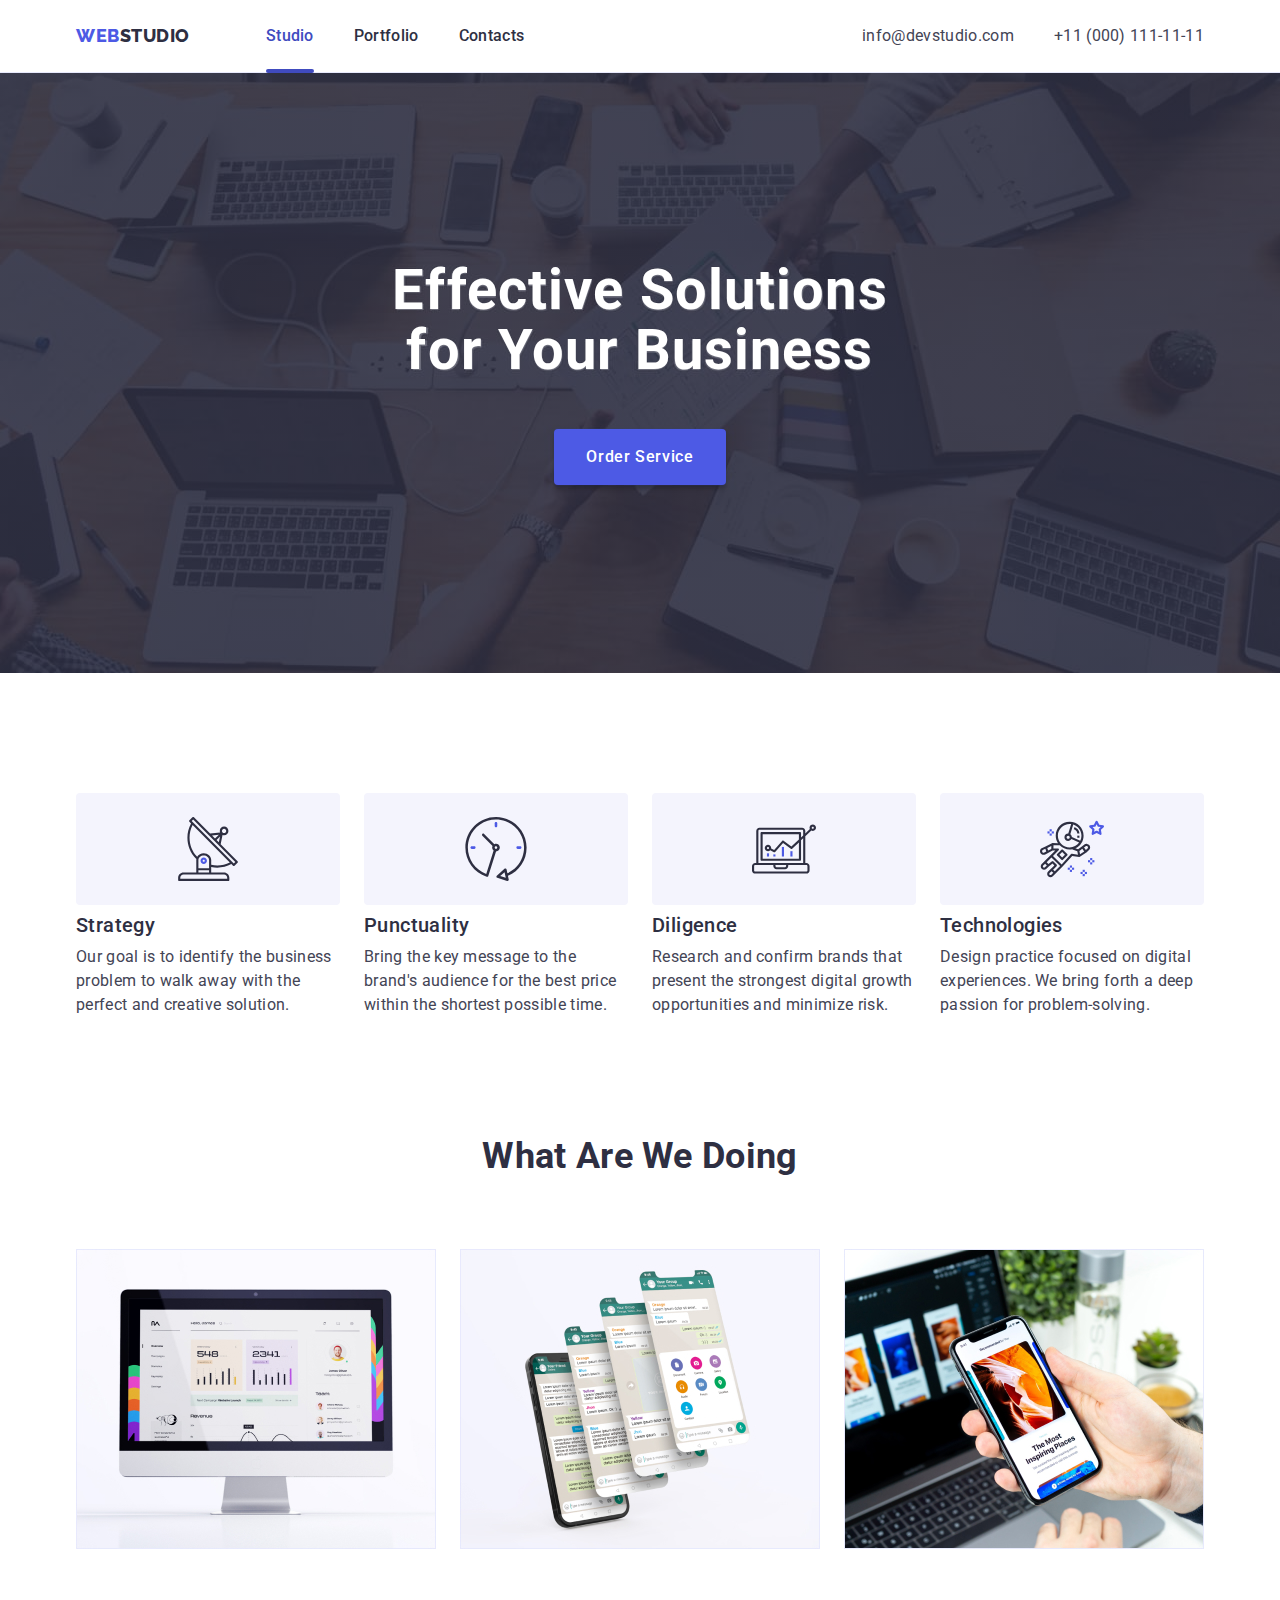
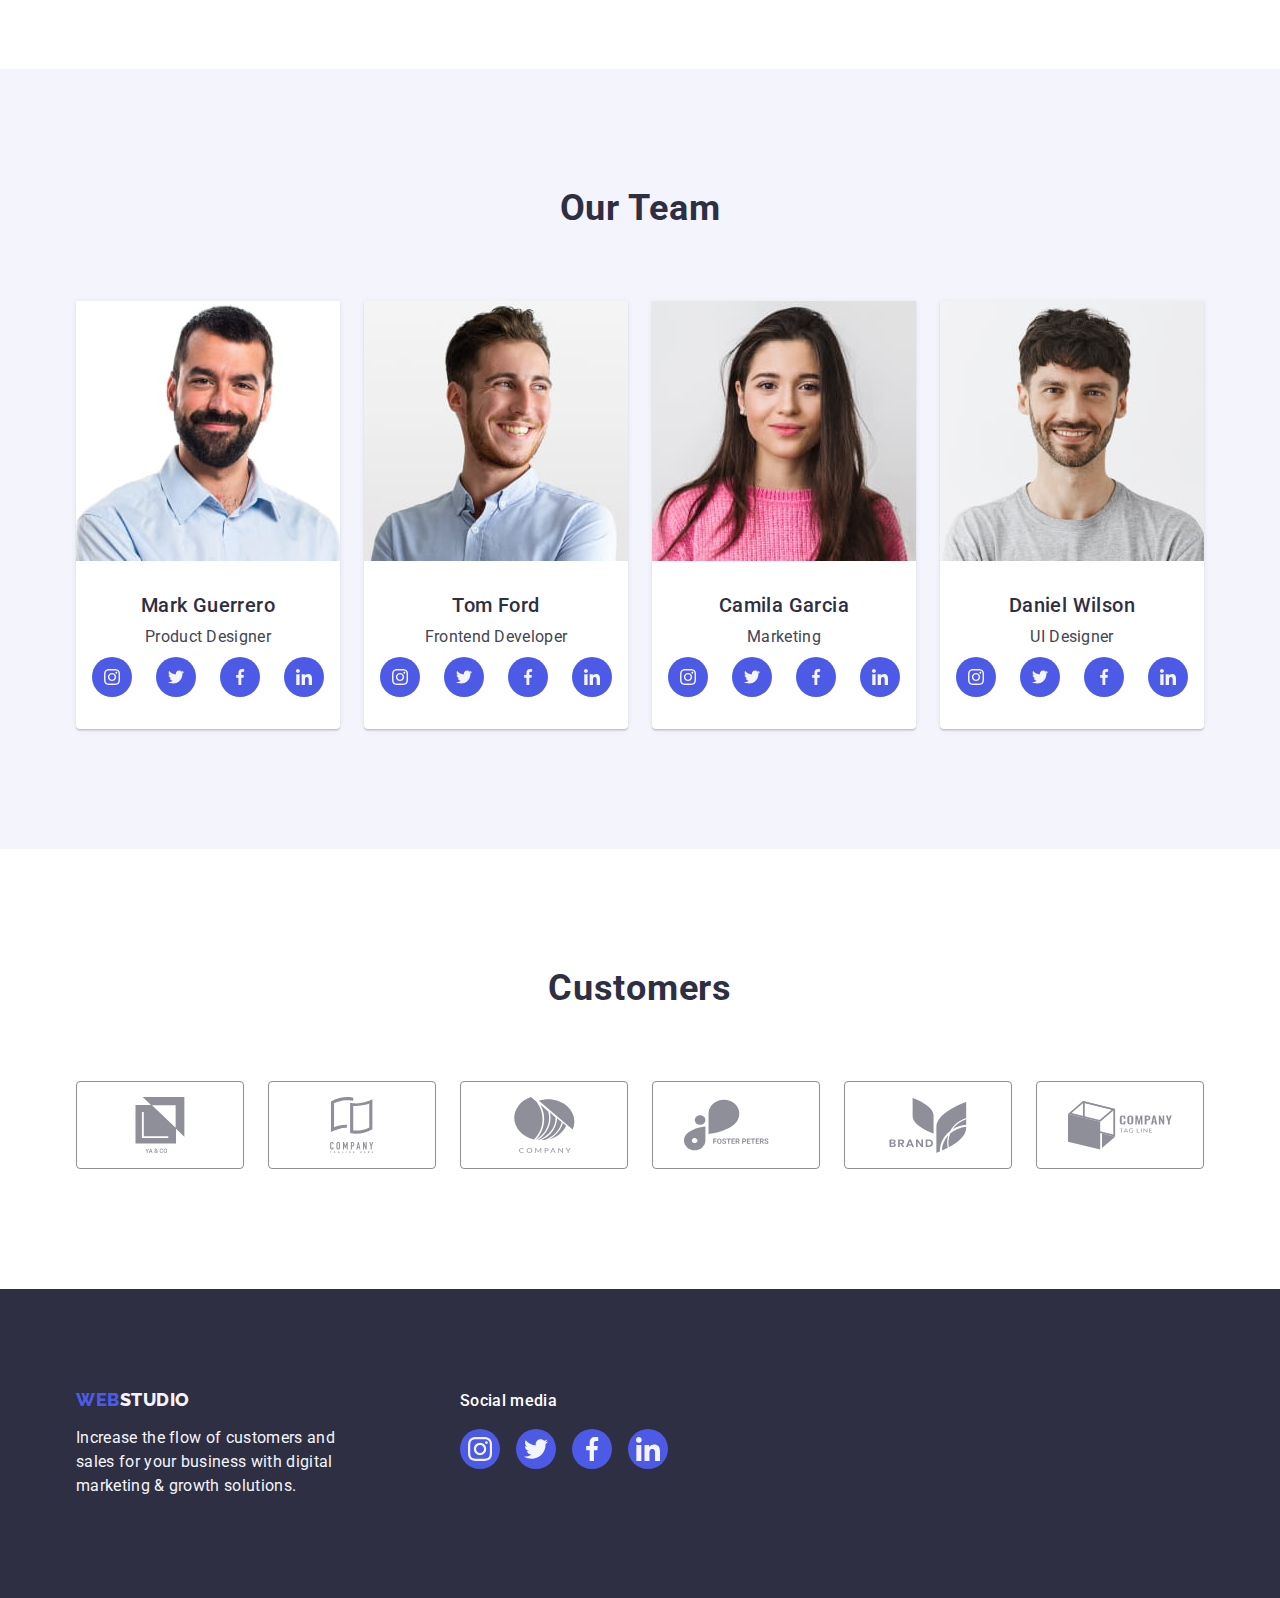
<file: index.html>
<!DOCTYPE html>

<html lang="en">
  <head>
    <meta charset="UTF-8" />
    <meta name="viewport" content="width=device-width, initial-scale=1.0" />
    <link rel="preconnect" href="https://fonts.googleapis.com" />
    <link rel="preconnect" href="https://fonts.gstatic.com" crossorigin />
    <link
      href="https://fonts.googleapis.com/css2?family=Raleway:wght@800&family=Roboto:wght@400;500;700;900&display=swap"
      rel="stylesheet"
    />
    <link 
    rel="stylesheet" 
    href="https://cdn.jsdelivr.net/npm/modern-normalize@2.0.0/modern-normalize.min.css" />
    <link rel="stylesheet" href="./css/styles.css" />
    <title>WebStudio</title>
  </head>
  <body>
    <!-- HEADER -->
    <header class="header">
      <div class="header-container container">
      <nav class="header-nav">
        <a class="header-nav__logo-blue link" href="./index.html"
        >Web<span class="header-nav__logo-black">Studio</span></a>
      <ul class="header-nav__list list">
        <li class="header-nav__item">
          <a class="header-nav__link link current"  href="./index.html">Studio</a>
        </li>
        <li class="header-nav__item">
          <a class="header-nav__link link" href="./portfolio.html">
            Portfolio</a> 
        </li>
        <li class="header-nav__item">
          <a class="header-nav__link link" href="">Contacts</a>
        </li>
      </ul>
    </nav>
    <address class="header-contacts">
      <ul class="header-contacts__list list">
        <li class="header-contacts__item">
           <a 
           class="header-contacts__link link"
            href="mailto:info@devstudio.com">
            info@devstudio.com</a>
          </li>
          <li class="header-contacts__item">
            <a class="header-contacts__link link" href="tel:+110001111111">
              +11 (000) 111-11-11</a>
          </li>
        </ul>
      </address>
    </div>
    </header>
    <main>
      <!-- HERO -->
      <section class="hero hero__bg-image">
        <div class="container">
        <h1 class="hero__title">Effective Solutions for Your Business</h1>
        <button class="hero__button" type="button" data-modal-open>
          Order Service
        </button>
      </div>
      </section>
      <!-- BENEFITS -->
      <section class="company">
        <div class="container">
        <h2 class="visually-hidden">Hidden</h2>
        <ul class="company__list list">
          <li class="company__item">
            <div class="company__wrapper">
              <svg
                class="company__icon"
                aria-label="antenna"
                width="64"
                height="64"
              >
              <use href="./images/icons.svg#icon-antenna"></use>
                </svg>
              </div>
              <h3 class="company__title">Strategy</h3>
            <p class="company__text">
              Our goal is to identify the business problem to walk away with the
              perfect and creative solution.
            </p>
          </li>
          <li class="company__item">
            <div class="company__wrapper">
              <svg
              class="company__icon"
              aria-label="clock"
              width="64"
              height="64"
            >
            <use href="./images/icons.svg#icon-clock"></use>
          </svg>
            </div>
            <h3 class="company__title">Punctuality</h3>
            <p class="company__text">
              Bring the key message to the brand's audience for the best price
              within the shortest possible time.
            </p>
          </li>
          <li class="company__item">
            <div class="company__wrapper">
              <svg
                  class="company__icon"
                  aria-label="diagram"
                  width="64"
                  height="64"
                >
                  <use href="./images/icons.svg#icon-diagram"></use>
                </svg>
            </div>
            <h3 class="company__title">Diligence</h3>
            <p class="company__text">
              Research and confirm brands that present the strongest digital
              growth opportunities and minimize risk.
            </p>
          </li>
          <li class="company__item">
            <div class="company__wrapper">
              <svg
                class="company__icon"
                aria-label="astronaut"
                width="64"
                height="64"
              >
                <use href="./images/icons.svg#icon-astronaut" ></use>
              </svg>
            </div>
            <h3 class="company__title">Technologies</h3>
            <p class="company__text">
              Design practice focused on digital experiences. We bring forth a
              deep passion for problem-solving.
            </p>
          </li>
        </ul>
      </div>
      </section>
      <!-- OUR PRODUCTS -->
      <section class="works">
        <div class="container">
        <h2 class="works__title">What are we doing</h2>
        <ul class="works__list list">
          <li class="works__item">
            <img
              class="works__image"
              src="./images/img1.jpg"
              alt="technologies"
              width="360"
              height="300"
            />
          </li>
          <li class="works__item">
            <img
              class="works__image"
              src="./images/img2.jpg"
              alt="strategy"
              width="360"
              height="300"
            />
          </li>
          <li class="works__item">
            <img
              class="works__image"
              src="./images/img3.jpg"
              alt="creative solution"
              width="360"
              height="300"
            />
          </li>
        </ul>
      </div>
      </section>
      <!-- Team members -->
      <section class="our-team">
        <div class="container">
        <h2 class="team__title">Our Team</h2>
        <ul class="team__list list">
          <li class="team__item">
            <img
              class="team__image"
              src="./images/our-team/mark-guerrero.jpg"
              alt="Mark Guerrero"
              width="264"
              height="260"
            />
            <div class="team__wrapper">
            <h3 class="team__specialist">Mark Guerrero</h3>
            <p class="team__job-title">Product Designer</p>
            <ul class="team__list-icons list">
              <li class="team__item-icon">
                <a href="" class="team__link-icon">
                  <svg
                    class="team__icon"
                    aria-label="icon-instagram"
                    width="16"
                    height="16"
                  >
                    <use href="./images/icons.svg#icon-instagram"></use>
                  </svg> 
                </a>
              </li>
              <li class="team__item-icon">
                <a href="" class="team__link-icon">
                  <svg
                    class="team__icon"
                    aria-label="icon-twitter"
                    width="16"
                    height="16"
                  >
                    <use href="./images/icons.svg#icon-twitter"></use>
                  </svg>
                </a>
              </li>
              <li class="team__item-icon">
                <a href="" class="team__link-icon">
                  <svg
                    class="team__icon"
                    aria-label="icon-facebook"
                    width="16"
                    height="16"
                  >
                    <use href="./images/icons.svg#icon-facebook"></use>
                  </svg>
                </a>
              </li>
              <li class="team__item-icon">
                <a href="" class="team__link-icon">
                  <svg
                    class="team__icon"
                    aria-label="icon-linkedin"
                    width="16"
                    height="16"
                  >
                    <use href="./images/icons.svg#icon-linkedin"></use>
                  </svg>
                </a>
              </li>
            </ul>
          </div>
          </li>
          <li class="team__item">
            <img
              class="team__image"
              src="./images/our-team/tom-ford.jpg"
              alt="Tom Ford"
              width="264"
              height="260"
            />
            <div class="team__wrapper">
            <h3 class="team__specialist">Tom Ford</h3>
            <p class="team__job-title">Frontend Developer</p>
            <ul class="team__list-icons list">
              <li class="team__item-icon">
                <a href="" class="team__link-icon">
                  <svg
                    class="team__icon"
                    aria-label="icon-instagram"
                    width="16"
                    height="16"
                  >
                    <use href="./images/icons.svg#icon-instagram"></use>
                  </svg>
                </a>
              </li>
              <li class="team__item-icon">
                <a href="" class="team__link-icon">
                  <svg
                    class="team__icon"
                    aria-label="icon-twitter"
                    width="16"
                    height="16"
                  >
                    <use href="./images/icons.svg#icon-twitter"></use>
                  </svg>
                </a>
              </li>
              <li class="team__item-icon">
                <a href="" class="team__link-icon">
                  <svg
                    class="team__icon"
                    aria-label="icon-facebook"
                    width="16"
                    height="16"
                  >
                    <use href="./images/icons.svg#icon-facebook"></use>
                  </svg>
                </a>
              </li>
              <li class="team__item-icon">
                <a href="" class="team__link-icon">
                  <svg
                    class="team__icon"
                    aria-label="icon-linkedin"
                    width="16"
                    height="16"
                  >
                    <use href="./images/icons.svg#icon-linkedin"></use>
                  </svg>
                </a>
              </li>
            </ul>
          </div>
          </li>
          <li class="team__item">
            <img
              class="team__image"
              src="./images/our-team/camila-garcia.jpg"
              alt="Camila Garcia"
              width="264"
              height="260"
            />
            <div class="team__wrapper">
            <h3 class="team__specialist">Camila Garcia</h3>
            <p class="team__job-title">Marketing</p>
            <ul class="team__list-icons list">
              <li class="team__item-icon">
                <a href="" class="team__link-icon">
                  <svg
                    class="team__icon"
                    aria-label="icon-instagram"
                    width="16"
                    height="16"
                  >
                    <use href="./images/icons.svg#icon-instagram"></use>
                  </svg>
                </a>
              </li>
              <li class="team__item-icon">
                <a href="" class="team__link-icon">
                  <svg
                    class="team__icon"
                    aria-label="icon-twitter"
                    width="16"
                    height="16"
                  >
                    <use href="./images/icons.svg#icon-twitter"></use>
                  </svg>
                </a>
              </li>
              <li class="team__item-icon">
                <a href="" class="team__link-icon">
                  <svg
                    class="team__icon"
                    aria-label="icon-facebook"
                    width="16"
                    height="16"
                  >
                    <use href="./images/icons.svg#icon-facebook"></use>
                  </svg>
                </a>
              </li>
              <li class="team__item-icon">
                <a href="" class="team__link-icon">
                  <svg
                    class="team__icon"
                    aria-label="icon-linkedin"
                    width="16"
                    height="16"
                  >
                    <use href="./images/icons.svg#icon-linkedin"></use>
                  </svg>
                </a>
              </li>
            </ul>
          </div>
          </li>
          <li class="team__item">
            <img
              class="team__image"
              src="./images/our-team/daniel-wilson.jpg"
              alt="Daniel Wilson"
              width="264"
              height="260"
            />
            <div class="team__wrapper">
            <h3 class="team__specialist">Daniel Wilson</h3>
            <p class="team__job-title">UI Designer</p>
            <ul class="team__list-icons list">
              <li class="team__item-icon">
                <a href="" class="team__link-icon">
                  <svg
                    class="team__icon"
                    aria-label="icon-instagram"
                    width="16"
                    height="16"
                  >
                    <use href="./images/icons.svg#icon-instagram"></use>
                  </svg>
                </a>
              </li>
              <li class="team__item-icon">
                <a href="" class="team__link-icon">
                  <svg
                    class="team__icon"
                    aria-label="icon-twitter"
                    width="16"
                    height="16"
                  >
                    <use href="./images/icons.svg#icon-twitter"></use>
                  </svg>
                </a>
              </li>
              <li class="team__item-icon">
                <a href="" class="team__link-icon">
                  <svg
                    class="team__icon"
                    aria-label="icon-facebook"
                    width="16"
                    height="16"
                  >
                    <use href="./images/icons.svg#icon-facebook"></use>
                  </svg>
                </a>
              </li>
              <li class="team__item-icon">
                <a href="" class="team__link-icon">
                  <svg
                    class="team__icon"
                    aria-label="icon-linkedin"
                    width="16"
                    height="16"
                  >
                    <use href="./images/icons.svg#icon-linkedin"></use>
                  </svg>
                </a>
              </li>
            </ul>
          </div>
          </li>
        </ul>
      </div>
      </section>
      <section class="customers">
        <div class="container">
          <h2 class="customers__title">Customers</h2>
          <ul class="customers__list list">
            <li class="customers__item">
              <a href="" class="customers__link"
                ><svg
                  class="customers__icon"
                  aria-label="customers-icons"
                  width="104"
                  height="56"
                >
                  <use href="./images/icons.svg#icon-customer1"></use></svg
              ></a>
            </li>
            <li class="customers__item">
              <a href="" class="customers__link"
                ><svg
                  class="customers__icon"
                  aria-label="customers-icons"
                  width="104"
                  height="56"
                >
                  <use href="./images/icons.svg#icon-customer2"></use></svg
              ></a>
            </li>
            <li class="customers__item">
              <a href="" class="customers__link"
                ><svg
                  class="customers__icon"
                  aria-label="customers-icons"
                  width="104"
                  height="56"
                >
                  <use href="./images/icons.svg#icon-customer3"></use></svg
              ></a>
            </li>
            <li class="customers__item">
              <a href="" class="customers__link"
                ><svg
                  class="customers__icon"
                  aria-label="customers-icons"
                  width="104"
                  height="56"
                >
                  <use href="./images/icons.svg#icon-customer4"></use></svg
              ></a>
            </li>
            <li class="customers__item">
              <a href="" class="customers__link"
                ><svg
                  class="customers__icon"
                  aria-label="customers-icons"
                  width="104"
                  height="56"
                >
                  <use href="./images/icons.svg#icon-customer5"></use>
                  </svg>
              </a>
            </li>
            <li class="customers__item">
              <a href="" class="customers__link"
                ><svg
                  class="customers__icon"
                  aria-label="customers-icons"
                  width="104"
                  height="56"
                >
                  <use href="./images/icons.svg#icon-customer6"></use>
                  </svg>
              </a>
            </li>
          </ul>
        </div>
      </section>
    </main>
    <!-- FOOTER -->
    <footer class="footer">
      <div class="footer-container container">
        <div class="footer__logo-wrapper">
      <a class="footer__logo-blue link" href="./index.html"
        >Web<span class="footer__logo-white">Studio</span></a
      >
      <p class="footer__text">
        Increase the flow of customers and sales for your business with digital
        marketing & growth solutions.
      </p>
    </div>
    <div class="footer__icon-wrapper">
      <p class="footer__icon-text">Social media</p>
      <ul class="footer__icon-list">
        <li class="footer__icon-item">
          <a href="" class="footer__icon-link">
            <svg
              class="footer__icon"
              aria-label="icon-instagram"
              width="24"
              height="24"
            >
              <use href="./images/icons.svg#icon-instagram"></use>
            </svg>
          </a>
        </li>
        <li class="footer__icon-item">
          <a href="" class="footer__icon-link">
            <svg
              class="footer__icon"
              aria-label="icon-twitter"
              width="24"
              height="24"
            >
              <use href="./images/icons.svg#icon-twitter"></use>
            </svg>
          </a>
        </li>
        <li class="footer__icon-item">
          <a href="" class="footer__icon-link">
            <svg
              class="footer__icon"
              aria-label="icon-facebook"
              width="24"
              height="24"
            >
              <use href="./images/icons.svg#icon-facebook"></use>
            </svg>
          </a>
        </li>
        <li class="footer__icon-item">
          <a href="" class="footer__icon-link">
            <svg
              class="footer__icon"
              aria-label="icon-linkedin"
              width="24"
              height="24"
            >
              <use href="./images/icons.svg#icon-linkedin"></use>
            </svg>
          </a>
        </li>
      </ul>
    </div>
    </div>
    </footer>
    <div class="backdrop is-hidden" data-modal>
      <div class="modal">
        <button class="modal__button-close" type="button" data-modal-close>
          <svg
            class="modal__icon-close"
            aria-label="icon-modal-close"
            width="8"
            height="8"
          >
            <use href="./images/icons.svg#icon-close"></use>
          </svg>
        </button>
      </div>
    </div>

    <script src="./js/modal.js"></script>
  </body>
</html>
</file>
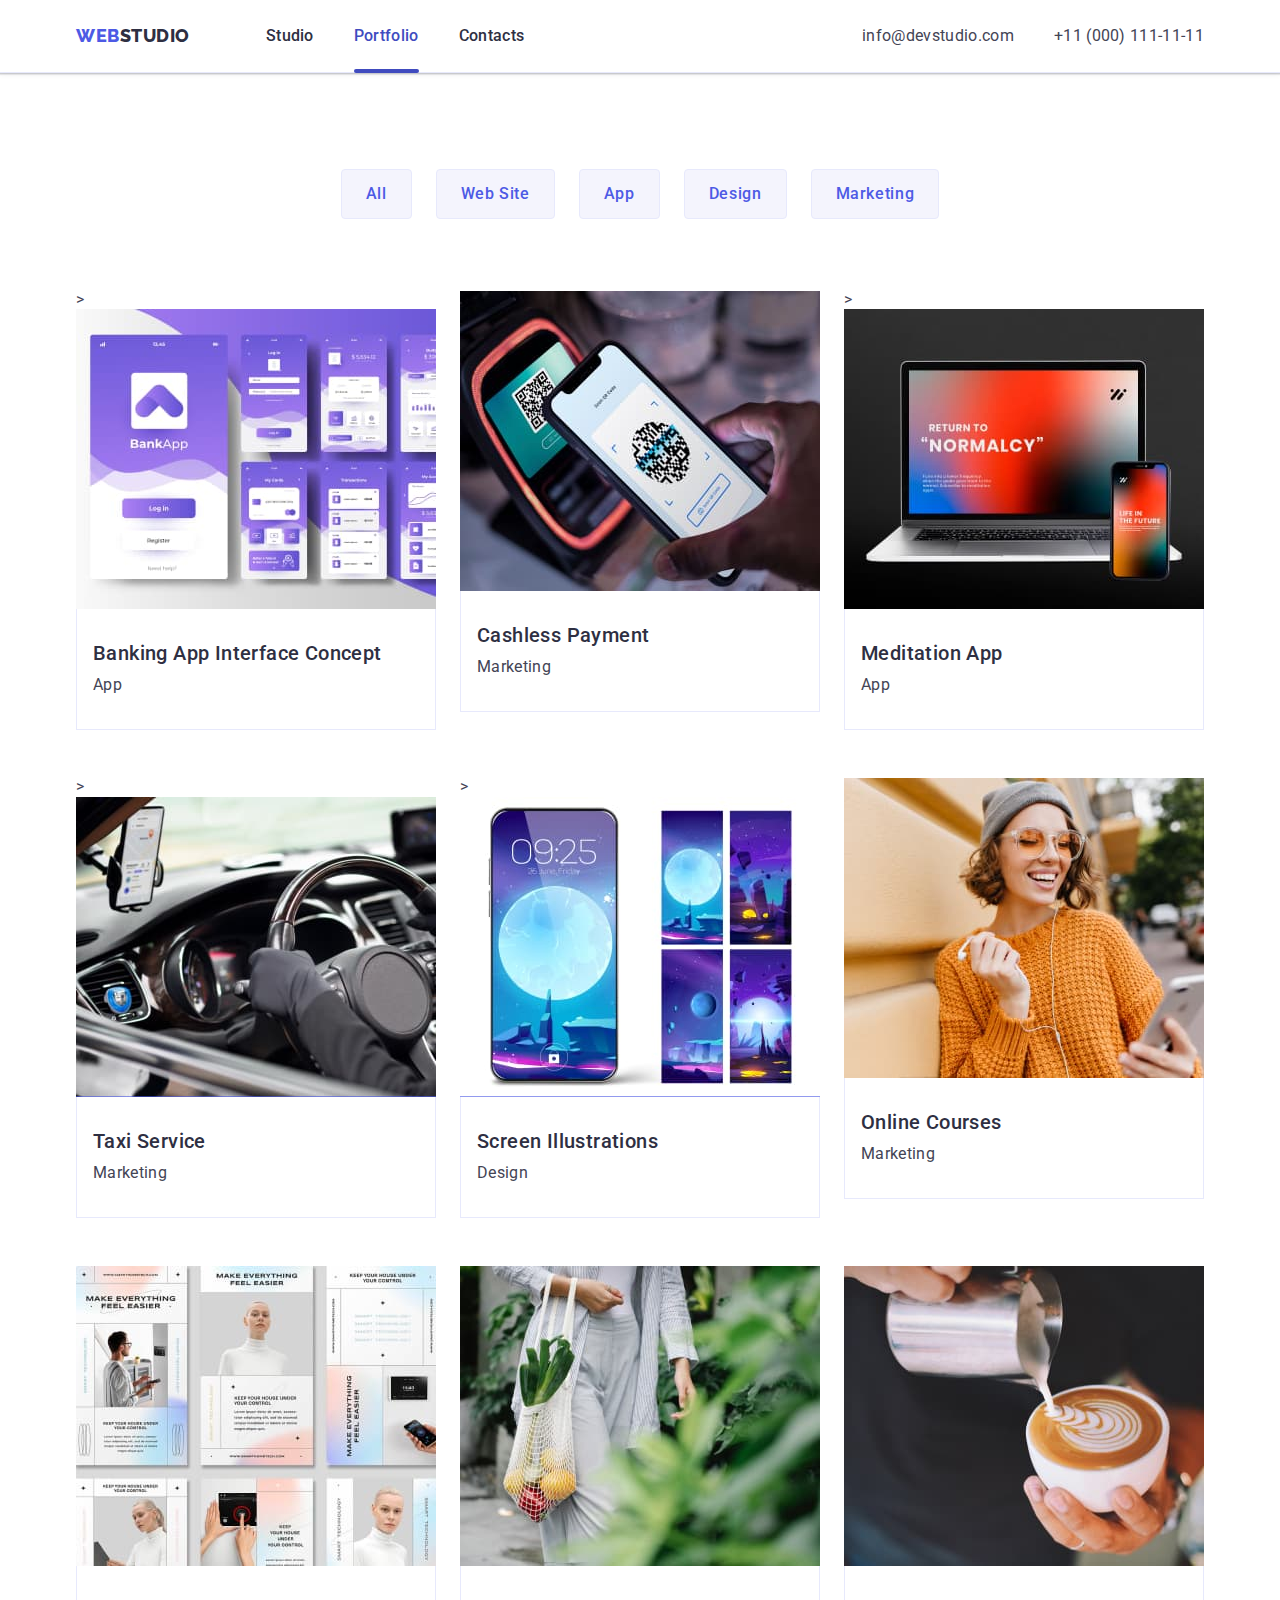
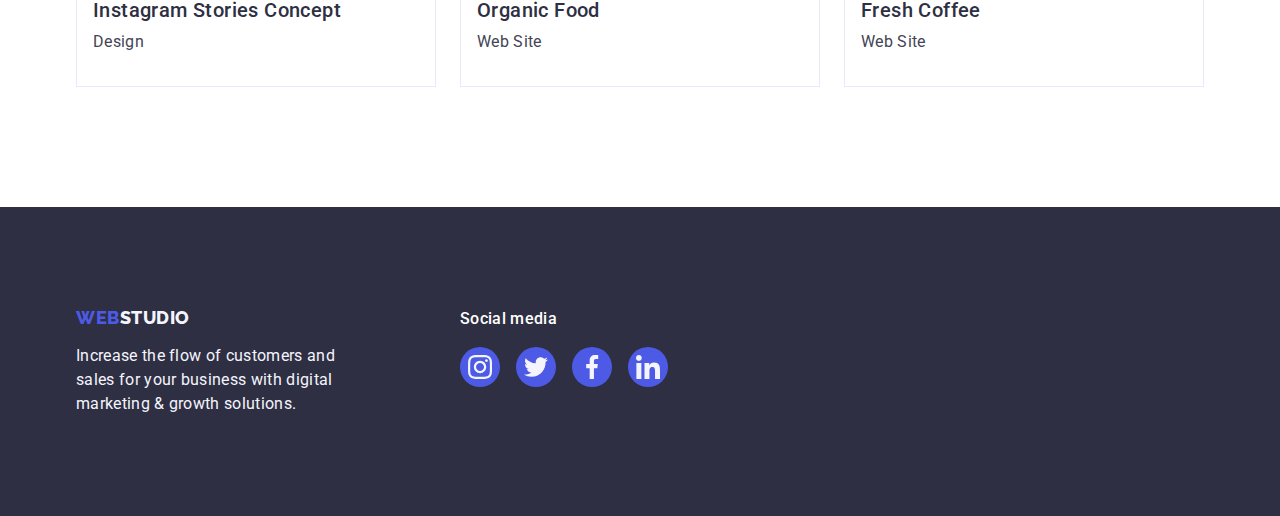
<file: portfolio.html>
<!DOCTYPE html>

<html lang="en">
<head>
    <meta charset="UTF-8">
    <meta name="viewport" content="width=device-width, initial-scale=1.0">
    <link rel="preconnect" href="https://fonts.googleapis.com">
<link rel="preconnect" href="https://fonts.gstatic.com" crossorigin>
<link href="https://fonts.googleapis.com/css2?family=Raleway:wght@800&family=Roboto:wght@400;500;700&display=swap" 
rel="stylesheet"
/>
    <link 
    rel="stylesheet" 
    href="https://cdn.jsdelivr.net/npm/modern-normalize@2.0.0/modern-normalize.min.css" />
    <link rel="stylesheet" href="./css/styles.css" />
    <title>Portfolio</title>
</head>
<body>
    <!-- HEADER -->
    <header class="header">
      <div class="header-container container">
        <nav class="header-nav">
            <a class="header-nav__logo-blue link" href="./index.html"
            >Web<span class="header-nav__logo-black">Studio</span></a>
            <ul class="header-nav__list list">
                <li class="header-nav__item">
                  <a class="header-nav__link link" href="./index.html">Studio</a>
                </li>
                <li class="header-nav__item">
                  <a class="header-nav__link link current" href="portfolio.html">Portfolio</a>
                </li>
                <li class="header-nav__item">
                  <a class="header-nav__link link" href="">Contacts</a>
            </li>
          </ul>
        </nav>
        <address class="header-contacts">
          <ul class="header-contacts__list list">
            <li class="header-contacts__item">
              <a
                class="header-contacts__link link"
                href="mailto:info@devstudio.com"
                >info@devstudio.com</a>
            </li>
            <li class="header-contacts__item">
              <a class="header-contacts__link link" href="tel:+110001111111"
                >+11 (000) 111-11-11</a>
            </li>
          </ul>
        </address>
      </div>
      </header>
  <main>
    <!-- HERO -->
    <section class="gallery">
      <div class="container">
        <h1 class="visually-hidden">Hidden</h1>
<ul class="gallery-filter__list list">
            <li class="gallery-filter__item">
                <button class="gallery-filter__button" type="button">All</button>
            </li>       
            <li class="gallery-filter__item">
                <button class="gallery-filter__button" type="button">
                    Web Site
                </button>  
          </li>
          <li class="gallery-filter__item">
            <button class="gallery-filter__button" type="button">App</button>
          </li>
          <li class="gallery-filter__item">
            <button class="gallery-filter__button" type="button">Design</button>
          </li>
          <li class="gallery-filter__item">
            <button class="gallery-filter__button" type="button">
              Marketing
            </button>
          </li>
        </ul>             
    <!-- Category Filters -->
    <ul class="gallery__list list">
        <li class="gallery__item">
          <a class="gallery__link link" tabindex="0">
            <div class="gallery__overley-wrapper">
            ><img
              class="gallery__image"
                src="./images/portfolio-all/banking-app-interface-concept.jpg" 
                alt="Banking App Interface Concept"
                width="360" 
                height="300" 
                />
                <p class="gallery__overley-text">
                  14 Stylish and User-Friendly App Design Concepts · Task
                  Manager App · Calorie Tracker App · Exotic Fruit Ecommerce
                  App · Cloud Storage App
                </p>
              </div>
                <div class="gallery__wrapper">
                <h2 class="gallery__title">Banking App Interface Concept</h2>
              <p class="gallery__text">App</p>
            </div>
            </a>
        </li>
        <li class="gallery__item">
          <a class="gallery__link link" tabindex="0">
            <div class="gallery__overley-wrapper">
            <img
              class="gallery__image"
                src="./images/portfolio-all/cashless-payment.jpg" 
                alt="Cashless Payment"
                width="360" 
                height="300" 
                />
                <p class="gallery__overley-text">
                  14 Stylish and User-Friendly App Design Concepts · Task
                  Manager App · Calorie Tracker App · Exotic Fruit Ecommerce
                  App · Cloud Storage App
                </p>
              </div>
                <div class="gallery__wrapper">
                <h2 class="gallery__title">Cashless Payment</h2>
              <p class="gallery__text">Marketing</p>
            </div>
            </a>
        </li>
        <li class="gallery__item">
          <a class="gallery__link link" tabindex="0">
            <div class="gallery__overley-wrapper">
            ><img
              class="gallery__image"
                src="./images/portfolio-all/meditation-app.jpg" 
                alt="Meditation App"
                width="360" 
                height="300" 
                />
                <p class="gallery__overley-text">
                  14 Stylish and User-Friendly App Design Concepts · Task
                  Manager App · Calorie Tracker App · Exotic Fruit Ecommerce
                  App · Cloud Storage App
                </p>
              </div>
                <div class="gallery__wrapper">
                <h2 class="gallery__title">Meditation App</h2>
              <p class="gallery__text">App</p>
            </div>
            </a>
        </li>
        <li class="gallery__item">
          <a class="gallery__link link" tabindex="0">
            <div class="gallery__overley-wrapper">
            ><img
              class="gallery__image"
                src="./images/portfolio-all/taxi-service.jpg" 
                alt="Taxi Service"
                width="360" 
                height="300" 
                />
                <p class="gallery__overley-text">
                  14 Stylish and User-Friendly App Design Concepts · Task
                  Manager App · Calorie Tracker App · Exotic Fruit Ecommerce
                  App · Cloud Storage App
                </p>
              </div>
                <div class="gallery__wrapper">
                <h2 class="gallery__title">Taxi Service</h2>
              <p class="gallery__text">Marketing</p>
            </div>
            </a>
        </li>
        <li class="gallery__item">
          <a class="gallery__link link" tabindex="0">
            <div class="gallery__overley-wrapper">
            ><img
              class="gallery__image"
                src="./images/portfolio-all/screen-illustrations.jpg" 
                alt="Screen Illustrations"
                width="360" 
                height="300" 
                />
                <p class="gallery__overley-text">
                  14 Stylish and User-Friendly App Design Concepts · Task
                  Manager App · Calorie Tracker App · Exotic Fruit Ecommerce
                  App · Cloud Storage App
                </p>
              </div>
                <div class="gallery__wrapper">
                <h2 class="gallery__title">Screen Illustrations</h2>
              <p class="gallery__text">Design</p>
            </div>
            </a>
        </li>
        <li class="gallery__item">
          <a class="gallery__link link" tabindex="0">
            <div class="gallery__overley-wrapper">
            <img
              class="gallery__image"
                src="./images/portfolio-all/online-courses.jpg" 
                alt="Online Courses"
                width="360" 
                height="300" 
                />
                <p class="gallery__overley-text">
                  14 Stylish and User-Friendly App Design Concepts · Task
                  Manager App · Calorie Tracker App · Exotic Fruit Ecommerce
                  App · Cloud Storage App
                </p>
              </div>
                <div class="gallery__wrapper">
                <h2 class="gallery__title">Online Courses</h2>
              <p class="gallery__text">Marketing</p>
            </div>
            </a>
        </li>
        <li class="gallery__item">
          <a class="gallery__link link" tabindex="0">
            <div class="gallery__overley-wrapper">
            <img
              class="gallery__image"
                src="./images/portfolio-all/instagram-stories-concept.jpg" 
                alt="Instagram Stories Concept"
                width="360" 
                height="300" 
                />
                <p class="gallery__overley-text">
                  14 Stylish and User-Friendly App Design Concepts · Task
                  Manager App · Calorie Tracker App · Exotic Fruit Ecommerce
                  App · Cloud Storage App
                </p>
              </div>
                <div class="gallery__wrapper">
                <h2 class="gallery__title">Instagram Stories Concept</h2>
              <p class="gallery__text">Design</p>
            </div>
            </a>
        </li>
        <li class="gallery__item">
          <a class="gallery__link link" tabindex="0">
            <div class="gallery__overley-wrapper">
            <img
              class="gallery__image"
                src="./images/portfolio-all/organic-food.jpg" 
                alt="Organic Food"
                width="360" 
                height="300" 
                />
                <p class="gallery__overley-text">
                  14 Stylish and User-Friendly App Design Concepts · Task
                  Manager App · Calorie Tracker App · Exotic Fruit Ecommerce
                  App · Cloud Storage App
                </p>
              </div>
                <div class="gallery__wrapper">
                <h2 class="gallery__title">Organic Food</h2>
              <p class="gallery__text">Web Site</p>
            </div>
            </a>
        </li>
        <li class="gallery__item">
          <a class="gallery__link link" tabindex="0">
            <div class="gallery__overley-wrapper">
            <img
              class="gallery__image"
                src="./images/portfolio-all/fresh-coffee.jpg" 
                alt="Fresh Coffee"
                width="360" 
                height="300" 
                />
                <p class="gallery__overley-text">
                  14 Stylish and User-Friendly App Design Concepts · Task
                  Manager App · Calorie Tracker App · Exotic Fruit Ecommerce
                  App · Cloud Storage App
                </p>
              </div>
                <div class="gallery__wrapper">
                <h2 class="gallery__title">Fresh Coffee</h2>
              <p class="gallery__text">Web Site</p>
            </div>
            </a>
            </li>
        </ul>
      </div>
    </section>
  </main>
  <footer class="footer">
    <div class="footer-container container">
      <div class="footer__logo-wrapper">
    <a class="footer__logo-blue link" href="./index.html"
      >Web<span class="footer__logo-white">Studio</span></a
    >
    <p class="footer__text">
      Increase the flow of customers and sales for your business with digital
      marketing & growth solutions.
    </p>
  </div>
  <div class="footer__icon-wrapper">
    <p class="footer__icon-text">Social media</p>
    <ul class="footer__icon-list">
      <li class="footer__icon-item">
        <a href="" class="footer__icon-link">
          <svg
            class="footer__icon"
            aria-label="icon-instagram"
            width="24"
            height="24"
          >
            <use href="./images/icons.svg#icon-instagram"></use>
          </svg>
        </a>
      </li>
      <li class="footer__icon-item">
        <a href="" class="footer__icon-link">
          <svg
            class="footer__icon"
            aria-label="icon-twitter"
            width="24"
            height="24"
          >
            <use href="./images/icons.svg#icon-twitter"></use>
          </svg>
        </a>
      </li>
      <li class="footer__icon-item">
        <a href="" class="footer__icon-link">
          <svg
            class="footer__icon"
            aria-label="icon-facebook"
            width="24"
            height="24"
          >
            <use href="./images/icons.svg#icon-facebook"></use>
          </svg>
        </a>
      </li>
      <li class="footer__icon-item">
        <a href="" class="footer__icon-link">
          <svg
            class="footer__icon"
            aria-label="icon-linkedin"
            width="24"
            height="24"
          >
            <use href="./images/icons.svg#icon-linkedin"></use>
          </svg>
        </a>
      </li>
    </ul>
  </div>
</div>
  </footer>
</body>
</html>
</file>
<file: css/styles.css>
:root {
  --color-iris: #4d5ae5;
  --color-ocean: #404bbf;
  --color-navy-blue: #2e2f42;
  --color-green: #31d0aa;
  --color-slate: #434455;
  --color-light-slate: #8e8f99;
  --color-cornflower: #e7e9fc;
  --color-cloud: #f4f4fd;
  --color-navy-blue-modal: #2e2f42;
  --color-grey: #2e2f42;
  --color-white: #ffffff;
  --color-dairy: #fcfcfc;
}

*,
*::before,
*::after {
  box-sizing: border-box;
}

body {
  font-family: 'Roboto', sans-serif;
  color: var(--color-slate);
  background-color: var(--color-white);
  font-size: 16px;
  letter-spacing: 0.02em;
}

.list {
  list-style: none;
}

.link {
  text-decoration: none;
}

h1,
h2,
h3,
h4,
h5,
h6,
p,
ul {
  margin: 0;
  padding: 0;
}

input,
textarea,
button {
  font: inherit;
}

button {
  cursor: pointer;
  color: currentColor;
}

ul {
  list-style: none;
}

a {
  text-decoration: none;
  outline: none;
}

img {
  display: block;
  max-width: 100%;
  height: auto;
}

.visually-hidden {
  position: absolute;
  width: 1px;
  height: 1px;
  margin: -1px;
  border: 0;
  padding: 0;
  white-space: nowrap;
  clip-path: inset(100%);
  clip: rect(0 0 0 0);
  overflow: hidden;
}

.container {
  width: 1158px;
  margin: 0 auto;
  padding: 0 15px;
}


/*========= Header ===========*/

.header {
  border-bottom: 1px solid var(--color-cornflower);
  box-shadow: 0px 2px 1px rgba(46, 47, 66, 0.08),
    0px 1px 1px rgba(46, 47, 66, 0.16), 0px 1px 6px rgba(46, 47, 66, 0.08);
}

.header-container {
  display: flex;
  align-items: center;
}

.header-nav {
  display: flex;
  align-items: center;
}

.header-nav__logo-blue {
  color: var(--color-iris);
  font-family: 'Raleway', sans-serif;
  font-weight: 800;
  font-size: 18px;
  line-height: 1.17;
  letter-spacing: 0.03em;
  text-transform: uppercase;
  display: inline-block;
  margin-right: 76px;
}

.header-nav__logo-black {
  color: var(--color-navy-blue);
}

.header-nav__list {
  display: flex;
  gap: 40px;
}

.header-nav__link {
  color: var(--color-navy-blue);
  font-weight: 500;
  font-size: 16px;
  line-height: 1.5;
  padding-top: 24px;
  padding-bottom: 24px;
  position: relative;
  display: block;
  transition: color 250ms cubic-bezier(0.4, 0, 0.2, 1);

}


.header-nav__link:hover,
.header-nav__link:focus {
  color: var(--color-ocean);
}

.header-nav__link.current {
  color: var(--color-ocean);
}

.header-nav__link.current::after {
  content: '';
  display: block;
  width: 100%;
  height: 4px;
  border-radius: 2px;
  background-color: var(--color-ocean);
  position: absolute;
  bottom: -1px;
  left: 0;
}

.header-contacts {
  font-style: normal;
  margin-left: auto;
}

.header-contacts__list {
  display: flex;
  gap: 40px;
}

.header-contacts__link {
  color: var(--color-slate);
  font-weight: 400;
  font-size: 16px;
  line-height: 1.5;
  display: inline-block;
  padding-top: 24px;
  padding-bottom: 24px;
  transition: color 250ms cubic-bezier(0.4, 0, 0.2, 1);
}

.header-contacts__link:hover,
.header-contacts__link:focus {
  color: var(--color-ocean);
}

/*========= /Header ===========*/

.hero {
  background-color: var(--color-navy-blue);
  padding: 188px 0;
}

.hero__bg-image {
  margin: 0 auto;
  max-width: 1440px;
  background-position: center;
  background-repeat: no-repeat;
  background-image: linear-gradient(
      rgba(46, 47, 66, 0.7),
      rgba(46, 47, 66, 0.7)
    ),
    url('../images/bg-image.jpg');
    background-size: cover;
}

.hero__title {
  color: var(--color-white);
  font-weight: 700;
  font-size: 56px;
  line-height: 1.07;
  letter-spacing: 0.02em;
  text-align: center;
  max-width: 496px;
  text-align: center;
  margin: 0 auto 48px;
}

.hero__button {
  color: var(--color-white);
  background-color: var(--color-iris);
  font-family: 'Roboto', sans-serif;
  font-weight: 500;
  font-size: 16px;
  line-height: 1.5;
  letter-spacing: 0.04em;
  cursor: pointer;
  border-radius: 4px;
  padding: 16px 32px 16px 32px;
  border: none;
  box-shadow: 0px 4px 4px 0px rgba(0, 0, 0, 0.15);
  display: block;
  margin: 0 auto;
  min-width: 169px;
  transition: background-color 250ms cubic-bezier(0.4, 0, 0.2, 1);
}

.hero__button:hover,
.hero__button:focus {
  background-color: var(--color-ocean);
}

.company {
  padding: 120px 0;
}

.company__list {
  display: flex;
  gap: 24px;
}

.company__item {
  width: 264px;
}

.company__wrapper {
  display: flex;
  align-items: center;
  justify-content: center;
  height: 112px;
  border-radius: 4px;
  background-color: var(--color-cloud);
  margin-bottom: 8px;
}

.company__title {
  color: var(--color-navy-blue);
  font-weight: 500;
  font-size: 20px;
  line-height: 1.2;
  letter-spacing: 0.02em;
  margin-bottom: 8px;
}

.company__text {
  color: var(--color-slate);
  font-weight: 400;
  font-size: 16px;
  line-height: 1.5;
}

.works {
  padding-bottom: 120px;
}

.works__title {
  color: var(--color-navy-blue);
  font-weight: 700;
  font-size: 36px;
  line-height: 1.11;
  text-align: center;
  text-transform: capitalize;
  margin-bottom: 72px;
}

.works__list {
  display: flex;
  gap: 24px;
}

.our-team {
  background-color: var(--color-cloud);
  padding: 120px 0;
}

.team__title {
  color: var(--color-navy-blue);
  font-weight: 700;
  font-size: 36px;
  line-height: 1.11;
  text-align: center;
  letter-spacing: 0.02em;
  text-transform: capitalize;
  margin-bottom: 72px;
}

.team__list {
  background-color: var(--color-cloud);
  display: flex;
  gap: 24px;
}

.team__item {
  background-color: var(--color-white);
  box-shadow: 0px 2px 1px 0px rgba(46, 47, 66, 0.08),
    0px 1px 1px 0px rgba(46, 47, 66, 0.16),
    0px 1px 6px 0px rgba(46, 47, 66, 0.08);
  border-radius: 0px 0px 4px 4px;
}

.team__wrapper {
  padding: 32px 0;
}

.team__specialist {
  color: var(--color-navy-blue);
  font-weight: 500;
  font-size: 20px;
  line-height: 1.2;
  letter-spacing: 0.02em;
  text-align: center;
  margin-bottom: 8px;
}

.team__job-title {
  color: var(--color-slate);
  font-weight: 400;
  font-size: 16px;
  line-height: 1.5;
  text-align: center;
  margin-bottom: 8px;
}

.team__list-icons {
  display: flex;
  align-items: center; 
  justify-content: center;
  gap: 24px;
}

.team__item-icon {
  width: 40px;
  height: 40px;
}

.team__link-icon {
  display: flex;
  align-items: center;
  justify-content: center;
  width: 100%;
  height: 100%;
  background-color: var(--color-iris);
  border-radius: 50%;
  transition: background-color 250ms cubic-bezier(0.4, 0, 0.2, 1);
}

.team__link-icon:hover,
.team__link-icon:focus {
  background-color: var(--color-ocean);
}

.team__icon {
  fill: var(--color-cloud);
}

.customers {
  padding: 120px 0;
}

.customers__title {
  color: var(--color-navy-blue);
  font-weight: 700;
  font-size: 36px;
  line-height: 1.11;
  text-align: center;
  letter-spacing: 0.02em;
  margin-bottom: 72px;
}

.customers__list {
  display: flex;
  align-items: center;
  justify-content: center;
  gap: 24px;
}

.customers__item {
  width: 168px;
  height: 88px;
}

.customers__link {
  display: flex;
  justify-content: center;
  align-items: center;
  width: 100%;
  height: 100%;
  color: var(--color-light-slate);
  border-radius: 4px;
  border: 1px solid var(--color-light-slate);
  transition: border-color 250ms cubic-bezier(0.4, 0, 0.2, 1),
    color 250ms cubic-bezier(0.4, 0, 0.2, 1);
  fill: currentColor;
}

.customers__link:hover,
.customers__link:focus {
  color: var(--color-ocean);
  border-color: var(--color-ocean);
  fill: var(--color-ocean);
}
.footer {
  background-color: var(--color-navy-blue);
  padding: 100px 0;
}

.footer-container {
  display: flex;
  align-items: baseline;
}

.footer__logo-wrapper {
  width: 264px;
  margin-right: 120px;
}

.footer__logo-blue {
  color: var(--color-iris);
  font-family: 'Raleway', sans-serif;
  font-weight: 800;
  font-size: 18px;
  line-height: 1.17;
  letter-spacing: 0.03em;
  text-transform: uppercase;
  display: inline-block;
  margin-bottom: 16px;
}

.footer__logo-white {
  color: var(--color-cloud);
}

.footer__text {
  color: var(--color-cloud);
  font-weight: 400;
  font-size: 16px;
  line-height: 1.5;
  width: 264px;
}

.footer__icon-text {
  font-weight: 500;
  font-size: 16px;
  line-height: 1.5;
  color: var(--color-white);
  margin-bottom: 16px;
}

.footer__icon-list {
  display: flex;
  align-items: center;
  justify-content: start;
  gap: 16px;
}

.footer__icon-item {
  width: 40px;
  height: 40px;
}

.footer__icon-link {
  display: flex;
  align-items: center;
  justify-content: center;
  border-radius: 50%;
  width: 100%;
  height: 100%;
  background-color: var(--color-iris);
  transition: background-color 250ms cubic-bezier(0.4, 0, 0.2, 1);
}

.footer__icon {
  fill: var(--color-cloud);
}

.footer__icon-link:hover,
.footer__icon-link:focus {
  background-color: var(--color-green);
}

/* Page Portfolio */

.gallery {
  padding: 96px 0 120px;
}

.gallery-filter__list {
  display: flex;
  justify-content: center;
  gap: 24px;
  margin-bottom: 72px;
}

.gallery-filter__button {
  color: var(--color-iris);
  background-color: var(--color-cloud);
  font-family: 'Roboto', sans-serif;
  font-weight: 500;
  font-size: 16px;
  line-height: 1.5;
  letter-spacing: 0.04em;
  cursor: pointer;
  border: 1px solid var(--color-cornflower);
  border-radius: 4px;
  padding: 12px 24px 12px 24px;
  transition: color 250ms cubic-bezier(0.4, 0, 0.2, 1),
    background-color 250ms cubic-bezier(0.4, 0, 0.2, 1),
    border-color 250ms cubic-bezier(0.4, 0, 0.2, 1),
    box-shadow 250ms cubic-bezier(0.4, 0, 0.2, 1);
}

.gallery-filter__button:hover,
.gallery-filter__button:focus {
  color: var(--color-white);
  background-color: var(--color-ocean);
  box-shadow: 0px 2px 2px 0px rgba(0, 0, 0, 0.12),
    0px 2px 1px 0px rgba(0, 0, 0, 0.08), 0px 3px 1px 0px rgba(0, 0, 0, 0.1);
  border: 1px solid transparent;
}

.gallery__list {
  display: flex;
  flex-wrap: wrap;
  gap: 48px 24px;
}

.gallery__link {
  cursor: pointer;
  display: block;
  transition: box-shadow 250ms cubic-bezier(0.4, 0, 0.2, 1);

}

.gallery__link:hover,
.gallery__link:focus {
  box-shadow: 0px 1px 6px rgba(46, 47, 66, 0.08),
    0px 1px 1px rgba(46, 47, 66, 0.16), 0px 2px 1px rgba(46, 47, 66, 0.08);
}

.gallery__link:hover .gallery__overley-text,
.gallery__link:focus .gallery__overley-text {
  transform: translateY(0);
}

.gallery__overley-wrapper {
  position: relative;
  overflow: hidden;
}

.gallery__link.current {
  color: blue;
  font-weight: bold;
}
.gallery__overley-text {
  position: absolute;
  top: 0;
  left: 0;
  font-weight: 400;
  font-size: 16px;
  line-height: 1.5;
  padding: 40px 32px;
  width: 100%;
  height: 100%;
  transform: translateY(100%);
  background-color: var(--color-iris);
  transition: transform 250ms cubic-bezier(0.4, 0, 0.2, 1);
  color: var(--color-cloud);
}

.gallery__wrapper {
  border: 1px solid var(--color-cornflower);
  border-top: none;
  padding: 32px 16px;
}

.gallery__title {
  color: var(--color-navy-blue);
  font-weight: 500;
  font-size: 20px;
  line-height: 1.2;
  letter-spacing: 0.02em;
  margin-bottom: 8px;
}

.gallery__text {
  color: var(--color-slate);
  font-weight: 400;
  font-size: 16px;
  line-height: 1.5;
  letter-spacing: 0.02em;
}

/* Modal Window */

.backdrop {
  position: fixed;
  top: 0;
  left: 0;
  width: 100%;
  height: 100%;
  background-color: rgba(46, 47, 66, 0.4);
  transition: opacity 250ms cubic-bezier(0.4, 0, 0.2, 1),
    visibility 250ms cubic-bezier(0.4, 0, 0.2, 1);
}

.backdrop.is-hidden {
  opacity: 0;
  pointer-events: none;
  visibility: hidden;
}

.modal {
  position: absolute;
  top: 50%;
  left: 50%;
  transform: translateX(-50%) translateY(-50%);
  width: 408px;
  min-height: 584px;
  border-radius: 4px;
  box-shadow: 0px 2px 1px 0px rgba(0, 0, 0, 0.2),
    0px 1px 3px 0px rgba(0, 0, 0, 0.12), 0px 1px 1px 0px rgba(0, 0, 0, 0.14);
  background-color: var(--color-dairy);
  transition: transform 250ms cubic-bezier(0.4, 0, 0.2, 1);
}

.modal__button-close {
  padding: 0;
  position: absolute;
  top: 24px;
  right: 24px;
  display: flex;
  justify-content: center;
  align-items: center;
  width: 24px;
  height: 24px;
  border-radius: 50%;
  border: 1px solid rgba(0, 0, 0, 0.1);
  background-color: var(--color-cornflower);
  transition: background-color 250ms cubic-bezier(0.4, 0, 0.2, 1),
    border 250ms cubic-bezier(0.4, 0, 0.2, 1);
}

.modal__button-close:hover,
.modal__button-close:focus {
  background-color: var(--color-ocean);
  border: none;
  fill: var(--color-white);
}

.modal__icon-close {
  fill: var(--ancillary-color);
  transition: fill 250ms cubic-bezier(0.4, 0, 0.2, 1);
}

.modal__button-close:hover .modal__icon-close,
.modal__button-close:focus .modal__icon-close {
  fill: var(--color-white);
}
</file>
